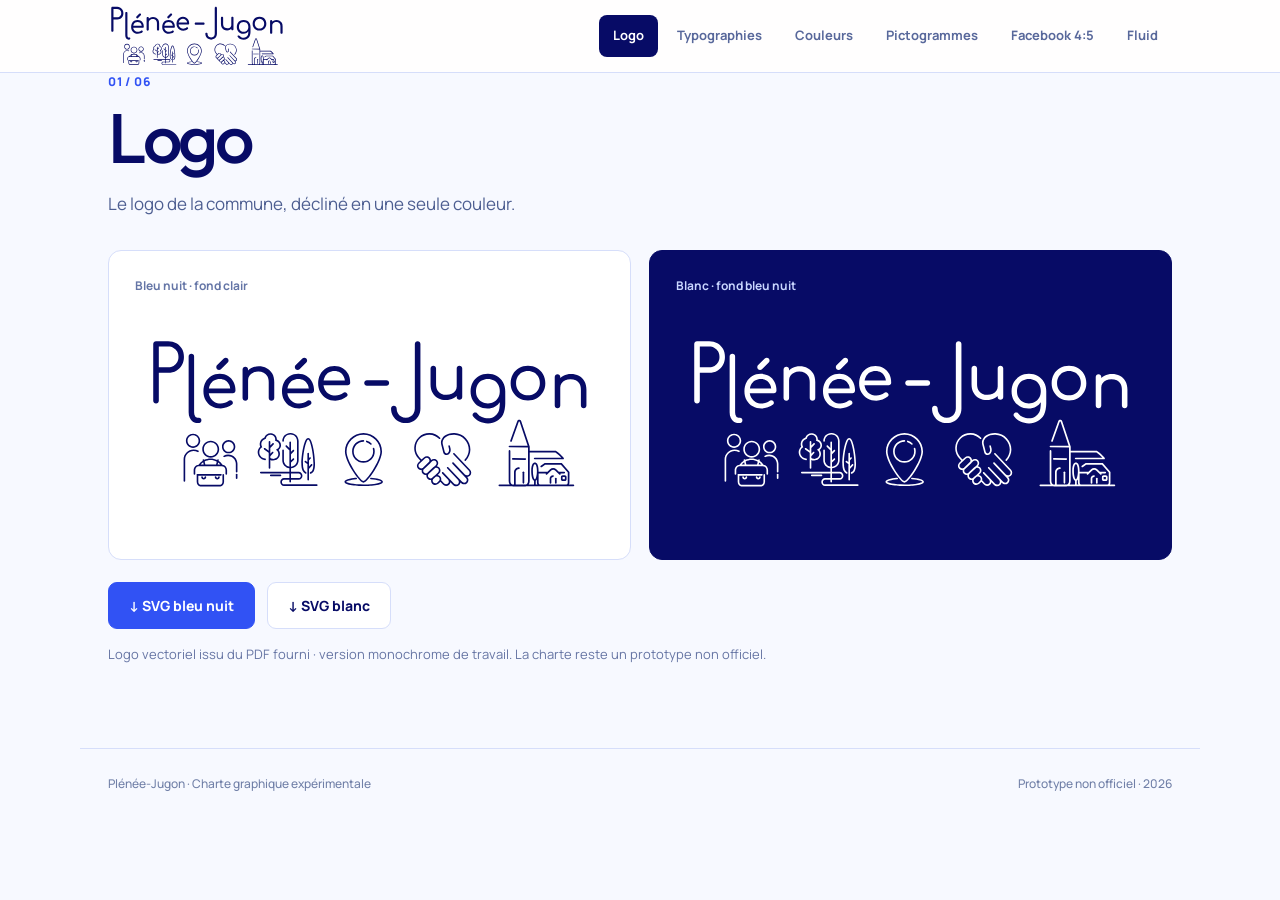
<file: index.html>
<!doctype html>
<html lang="fr">
<head>
<meta charset="utf-8">
<meta name="viewport" content="width=device-width, initial-scale=1">
<meta name="theme-color" content="#070B66">
<meta name="description" content="Charte graphique de Plénée-Jugon : logo, typographies, couleurs, 300 pictogrammes, publications Facebook et Fluid Lettering.">
<title>Plénée-Jugon · Charte graphique</title>
<link rel="preconnect" href="https://fonts.googleapis.com">
<link rel="preconnect" href="https://fonts.gstatic.com" crossorigin>
<link href="https://fonts.googleapis.com/css2?family=Manrope:wght@400;500;600;700;800&family=Outfit:wght@300;400;500;600;700&display=swap" rel="stylesheet">
<link rel="stylesheet" href="facebook-posts.css?v=4">
<link rel="stylesheet" href="pictogrammes.css?v=1">
<style>
:root{color-scheme:light;--ink:#070B66;--blue:#3152F4;--sky:#7C99F7;--pale:#E6ECFF;--paper:#F7F9FF;--line:#D6DEFA;--body:'Manrope',Arial,sans-serif;--display:'Outfit',Arial,sans-serif}
*{box-sizing:border-box}
html{font:16px/1.55 var(--body);scroll-behavior:smooth;background:var(--paper);color:var(--ink)}
body{margin:0;min-width:320px}
[hidden]{display:none!important}
button,input,textarea{font:inherit}
button{cursor:pointer}
a{color:inherit;text-decoration:none}
button:focus-visible,a:focus-visible,input:focus-visible,textarea:focus-visible,summary:focus-visible{outline:3px solid var(--blue);outline-offset:3px}
.header{position:sticky;top:0;background:#fffefefa;border-bottom:1px solid var(--line);z-index:20;backdrop-filter:blur(12px)}
.header-inner{max-width:1120px;margin:auto;padding:0 28px;min-height:72px;display:flex;align-items:center;justify-content:space-between;gap:30px}
.wordmark{font:600 22px/1 var(--display);letter-spacing:-.6px;white-space:nowrap;color:var(--ink)}
.wordmark span{color:var(--blue)}
.nav{display:flex;align-items:center;gap:5px;overflow-x:auto;scrollbar-width:thin}
.nav a{white-space:nowrap;font:700 13px/1.2 var(--body);padding:13px 14px;border-radius:8px;color:#58689B}
.nav a:hover{background:var(--pale);color:var(--ink)}
.nav a.active{background:var(--ink);color:#fff}
.wrap{max-width:1120px;padding:0 28px;margin:0 auto}
main{padding-top:62px;padding-bottom:75px;min-height:75vh}
.page-head{margin-bottom:32px;max-width:780px}
.kicker{font:800 12px var(--body);letter-spacing:.8px;text-transform:uppercase;color:var(--blue);margin:0 0 12px}
h1{font:500 clamp(40px,5.5vw,70px)/1.02 var(--display);letter-spacing:-.05em;margin:0 0 17px;color:var(--ink)}
.page-head p:not(.kicker){font-size:17px;color:#4D5E91;line-height:1.65;margin:0;max-width:720px}
h2,h3{font-family:var(--display)}
.primary{background:var(--blue);color:#fff;border:1px solid var(--blue)}
.primary:hover{background:#1939CE;border-color:#1939CE}
.btn{display:inline-flex;align-items:center;justify-content:center;gap:10px;padding:13px 20px;min-height:46px;border-radius:9px;font:750 14px var(--body);transition:background .15s,transform .15s}
.btn:hover{transform:translateY(-1px)}
.btn-secondary{background:white;color:var(--ink);border:1px solid var(--line)}
.btn-secondary:hover{background:var(--pale)}
.muted{font-size:13px;color:#6675A4;margin:15px 0 0}
.logo-grid{display:grid;grid-template-columns:1fr 1fr;gap:18px}
.logo-card{border-radius:13px;border:1px solid var(--line);background:#fff;padding:26px;min-height:310px;display:flex;flex-direction:column}
.logo-card.dark{background:var(--ink);border-color:var(--ink);color:#fff}
.card-label{font:700 12px var(--body);color:#6475A6;margin:0}
.logo-card.dark .card-label{color:#C9D6FF}
.logo-lockup{display:flex;gap:24px;align-items:center;justify-content:center;flex:1;padding:30px 4px}
.logo-lockup svg{width:108px;height:108px;flex:none}
.logo-lockup strong{font:600 clamp(35px,4.7vw,58px)/.86 var(--display);letter-spacing:-.055em}
.logo-lockup strong i{font-style:normal;color:var(--blue)}
.logo-card.dark .logo-lockup strong i{color:#94ACFF}
.logo-actions{display:flex;align-items:center;gap:12px;flex-wrap:wrap;margin-top:22px}
.font-grid{display:grid;grid-template-columns:1fr 1fr;gap:18px}
.font-card{background:white;border:1px solid var(--line);border-radius:13px;padding:30px;min-height:285px;display:flex;flex-direction:column;justify-content:space-between}
.font-card .role{font:750 12px var(--body);letter-spacing:.6px;text-transform:uppercase;color:var(--blue)}
.font-card .font-name{font:500 55px/1.1 var(--display);letter-spacing:-.04em;margin:13px 0}
.font-card .sample{font:400 34px/1.2 var(--display);letter-spacing:-.03em;margin:0}
.font-card.body-type .font-name{font-family:var(--body);font-weight:600;font-size:46px;letter-spacing:-.05em}
.font-card.body-type .sample{font:400 22px/1.48 var(--body);letter-spacing:0}
.font-card .micro{color:#6475A6;margin:16px 0 0;font-size:13px}
.color-grid{display:grid;grid-template-columns:repeat(3,minmax(0,1fr));gap:15px}
.swatch{background:white;border:1px solid var(--line);border-radius:12px;text-align:left;padding:12px;color:var(--ink);min-width:0}
.swatch:hover{border-color:var(--blue)}
.color-block{height:126px;border-radius:7px;margin-bottom:12px;border:1px solid #070B660D}
.swatch-info{display:flex;justify-content:space-between;gap:8px;align-items:baseline;flex-wrap:wrap}
.swatch-name{font:700 15px var(--body)}
.swatch-hex{font:650 13px var(--body);color:#5B6A9C}
.color-note{display:flex;align-items:center;gap:8px;color:#6879A8;font-size:13px;margin-top:18px}
.color-note::before{content:'◦';color:var(--blue);font-size:26px;line-height:10px}
.fluid-shell{border:1px solid var(--line);border-radius:13px;background:white;overflow:hidden}
.fluid-frame{border:0;display:block;width:100%;height:1030px;min-height:850px;background:white}
.fluid-top{display:flex;justify-content:space-between;align-items:center;flex-wrap:wrap;gap:14px;margin-bottom:20px}
.footer{border-top:1px solid var(--line);padding:26px 28px;max-width:1120px;margin:0 auto;font:500 12px var(--body);color:#7180A8;display:flex;justify-content:space-between;gap:12px;flex-wrap:wrap}
@media(max-width:800px){.header-inner{padding:14px 18px;display:block;min-height:0}.nav{margin-top:12px;padding-bottom:3px}.nav a{padding:11px 12px}.wrap{padding:0 18px}main{padding-top:38px}.logo-grid,.font-grid{grid-template-columns:1fr}.logo-card{min-height:255px}.color-grid{grid-template-columns:repeat(2,1fr)}.fluid-frame{min-height:850px}.logo-lockup strong{font-size:51px}}
@media(max-width:470px){h1{font-size:43px}.page-head p:not(.kicker){font-size:15px}.logo-lockup svg{width:80px;height:80px}.logo-lockup strong{font-size:37px}.font-card{min-height:230px}.font-card .font-name{font-size:46px}.swatch{padding:9px}.color-block{height:88px}.swatch-name{font-size:13px}.swatch-hex{font-size:12px}.footer{padding:24px 18px}}

/* Official supplied logo: exact vector letterforms and all five pictograms. */
.wordmark img{display:block;width:178px;height:auto;max-height:64px;object-fit:contain}
.logo-lockup{padding:26px 4px;min-width:0}
.logo-lockup img{width:min(100%,450px);height:auto;max-height:245px;object-fit:contain}
@media(max-width:800px){.wordmark img{width:152px}.logo-lockup img{max-width:420px}}
@media(max-width:470px){.wordmark img{width:140px}.logo-lockup{padding:15px 0}}

/* Navigation mobile : les six rubriques restent toutes visibles sans défilement. */
@media(max-width:950px){
 .header-inner{display:block;min-height:0;padding:12px 18px}
 .wordmark img{width:146px;max-width:100%;height:auto}
 .nav{display:grid;grid-template-columns:repeat(3,minmax(0,1fr));width:100%;gap:6px;overflow:visible;margin-top:12px;padding-bottom:0}
 .nav a{display:flex;align-items:center;justify-content:center;min-width:0;min-height:45px;padding:9px 5px;text-align:center;white-space:normal;font-size:12px;line-height:1.2;overflow-wrap:anywhere}
}
@media(max-width:375px){.nav a{font-size:11px}}
</style>
</head>
<body>
<header class="header"><div class="header-inner">
<a href="#section-2" class="wordmark" aria-label="Plénée-Jugon, revenir au logo"><img src="logo-plenee-jugon-monochrome-bleu-nuit.svg" alt="Plénée-Jugon" width="180" height="64"></a>
<nav class="nav" aria-label="Rubriques de la charte">
<a href="#section-2" data-view="section-2">Logo</a>
<a href="#section-4" data-view="section-4">Typographies</a>
<a href="#section-3" data-view="section-3">Couleurs</a>
<a href="#section-pictos" data-view="section-pictos">Pictogrammes</a>
<a href="#section-facebook" data-view="section-facebook">Facebook 4:5</a>
<a href="#section-16" data-view="section-16">Fluid</a>
</nav>
</div></header>
<main class="wrap" id="main">
<section id="section-2" aria-labelledby="heading-logo">
<div class="page-head"><p class="kicker">01 / 06</p><h1 id="heading-logo">Logo</h1><p>Le logo de la commune, décliné en une seule couleur.</p></div>
<div class="logo-grid">
  <div class="logo-card"><p class="card-label">Bleu nuit · fond clair</p>
    <div class="logo-lockup"><img src="logo-plenee-jugon-monochrome-bleu-nuit.svg" width="492" height="176" alt="Logo officiel Plénée-Jugon, avec ses cinq pictogrammes, en bleu nuit"></div>
  </div>
  <div class="logo-card dark"><p class="card-label">Blanc · fond bleu nuit</p>
    <div class="logo-lockup"><img src="logo-plenee-jugon-monochrome-blanc.svg" width="492" height="176" alt="Logo officiel Plénée-Jugon, avec ses cinq pictogrammes, en blanc"></div>
  </div>
</div>
<div class="logo-actions">
<a class="btn primary" href="logo-plenee-jugon-monochrome-bleu-nuit.svg" download="logo-plenee-jugon-monochrome-bleu-nuit.svg">↓ SVG bleu nuit</a>
<a class="btn btn-secondary" href="logo-plenee-jugon-monochrome-blanc.svg" download="logo-plenee-jugon-monochrome-blanc.svg">↓ SVG blanc</a>
</div>
<p class="muted">Logo vectoriel issu du PDF fourni · version monochrome de travail. La charte reste un prototype non officiel.</p>
</section>
<section id="section-4" aria-labelledby="heading-typo" hidden>
<div class="page-head"><p class="kicker">02 / 06</p><h1 id="heading-typo">Typographies</h1><p>Deux polices simples et lisibles, dans l’esprit géométrique et arrondi du rapport Nuuday.</p></div>
<div class="font-grid">
<div class="font-card"><div><span class="role">Titres · Regular / Medium</span><p class="font-name">Outfit</p><p class="sample">Plénée-Jugon<br>se réinvente.</p></div><p class="micro">Titres, chiffres et accroches.</p></div>
<div class="font-card body-type"><div><span class="role">Textes · Regular / Semibold</span><p class="font-name">Manrope</p><p class="sample">Des informations claires, pour tous les habitants.</p></div><p class="micro">Paragraphes, légendes et interfaces.</p></div>
</div>
<p class="muted">Outfit et Manrope sont des alternatives libres ; la police propriétaire Nuu Type n’est pas distribuée avec ce projet.</p>
</section>
<section id="section-3" aria-labelledby="heading-colors" hidden>
<div class="page-head"><p class="kicker">03 / 06</p><h1 id="heading-colors">Couleurs</h1><p>Six bleus, du plus profond au plus clair. Cliquez sur une couleur pour copier son code.</p></div>
<div class="color-grid" id="colorGrid"></div>
<p class="color-note" id="colorStatus" role="status" aria-live="polite">Palette adaptée de l’univers Nuuday, valeurs indicatives.</p>
</section>
<section id="section-pictos" aria-labelledby="heading-pictos" hidden>
<div class="page-head"><p class="kicker">04 / 06</p><h1 id="heading-pictos">Pictogrammes</h1><p>300 pictogrammes pour la vie communale : mairie, école, EHPAD, commerces, eau, agriculture et bien plus. Recherchez par mot-clé ou par tag.</p></div>
<div class="picto-tools">
  <div class="picto-search-wrap"><label for="pictoSearch">Rechercher un pictogramme ou un tag</label><input id="pictoSearch" type="search" placeholder="Ex. : école, bâtiment, santé, eau…" autocomplete="off" spellcheck="false"></div>
  <div class="picto-theme-wrap"><label for="pictoTheme">Thématique</label><select id="pictoTheme"><option value="">Toutes les thématiques</option></select></div>
  <button id="pictoClear" class="picto-reset" type="button" hidden>Effacer les filtres</button>
</div>
<div class="picto-meta"><span id="pictoCount" aria-live="polite">Chargement des pictogrammes…</span><span>Trait fin · bleu nuit</span></div>
<div id="pictoGrid" class="picto-grid"></div>
<p id="pictoEmpty" class="picto-empty" hidden>Aucun pictogramme trouvé. Essayez une autre recherche ou effacez les filtres.</p>
<button id="pictoMore" class="picto-more" type="button" hidden>Afficher plus</button>
<p class="picto-credit">Pictogrammes vectoriels issus de <a href="https://lucide.dev" target="_blank" rel="noopener">Lucide</a>, licence <a href="PICTOGRAMMES-LUCIDE-LICENSE.txt" target="_blank" rel="noopener">ISC</a>. Style harmonisé avec le logo : traits fins et arrondis. Cliquez sur une icône pour la copier ou télécharger son SVG.</p>
</section>
<section id="section-facebook" aria-labelledby="heading-fb" hidden>
  <div class="page-head">
    <p class="kicker">05 / 06</p>
    <h1 id="heading-fb">Publications Facebook</h1>
    <p>Deux maquettes prêtes à l’emploi, à partir d’une photo de Plénée-Jugon. Contenus fictifs non modifiables.</p>
  </div>
  <div class="fb-workbench">
    <div class="fb-editor">
      <p class="fb-section-label">Choisir une publication</p>
      <div class="fb-template-grid" role="group" aria-label="Choisir un modèle de publication">
        <button class="fb-template" data-fb-template="evenements" type="button" aria-pressed="true">
          <strong>Événements à venir</strong><small>8 événements fictifs · frise verticale</small>
        </button>
        <button class="fb-template" data-fb-template="pratique" type="button" aria-pressed="false">
          <strong>Info pratique</strong><small>3 mots-clés · 3 lignes</small>
        </button>
      </div>
      <div id="fbTemplateHelp" class="fb-template-help">8 événements fictifs, alternés autour d’une frise verticale sous la photo et le titre.</div>
      <p class="fb-static-note">Photo source : médiathèque et fontaine de Plénée-Jugon. Logo officiel monochrome en bas à droite. Les textes sont des exemples fictifs.</p>
    </div>
    <div class="fb-preview-box">
      <div class="fb-preview-bar">
        <span>Aperçu · Facebook 4:5</span>
        <span id="fbStatus" role="status" aria-live="polite"></span>
      </div>
      <div class="fb-canvas-frame">
        <canvas id="fbCanvas" width="1080" height="1350" role="img" aria-label="Aperçu d’une publication fictive de Plénée-Jugon"></canvas>
      </div>
      <div class="fb-actions">
        <button id="fbExport" class="fb-export" type="button">↓ Télécharger le PNG · 1080 × 1350</button>
      </div>
    </div>
  </div>
</section>
<section id="section-16" aria-labelledby="heading-fluid" hidden>
<div class="page-head"><p class="kicker">06 / 06</p><h1 id="heading-fluid">Générateur Fluid</h1><p>Créez un lettrage ou dessinez à main levée, puis exportez en SVG ou PNG.</p></div>
<div class="fluid-top"><span class="muted" style="margin:0">Éditeur intégré · Pacifico · courbes SVG</span><a class="btn btn-secondary" href="fluid-lettering.html" target="_blank" rel="noopener">Ouvrir en plein écran ↗</a></div>
<div class="fluid-shell"><iframe id="fluidFrame" class="fluid-frame" src="fluid-lettering.html?embed=1" title="Fluid Lettering, générateur de lettrage SVG" loading="lazy"></iframe></div>
</section>
</main>
<dialog id="pictoDialog" class="picto-dialog" aria-labelledby="pictoDialogName">
<div class="picto-dialog-inner">
  <div class="picto-dialog-head"><h2 id="pictoDialogName">Pictogramme</h2><button id="pictoClose" type="button" class="picto-close" aria-label="Fermer">×</button></div>
  <div id="pictoDialogIcon" class="picto-dialog-preview"></div>
  <div id="pictoDialogTags" class="picto-dialog-tags"></div>
  <div class="picto-dialog-actions"><button id="pictoCopy" type="button">Copier le SVG</button><button id="pictoDownload" type="button" class="picto-download">Télécharger SVG</button></div>
  <div id="pictoDialogStatus" class="picto-dialog-status" role="status" aria-live="polite"></div>
</div>
</dialog>
<footer class="footer"><span>Plénée-Jugon · Charte graphique expérimentale</span><span>Prototype non officiel · 2026</span></footer>
<script>
'use strict';
const views=['section-2','section-4','section-3','section-pictos','section-facebook','section-16'];
const legacy={'accueil':'section-2','section-1':'section-2','section-15':'section-16'};
function activateView(){
 let id=decodeURIComponent(location.hash.slice(1));id=legacy[id]||id;
 if(!views.includes(id))id='section-2';
 for(const view of views){document.getElementById(view).hidden=view!==id;}
 for(const link of document.querySelectorAll('[data-view]')){
   const active=link.dataset.view===id;
   link.classList.toggle('active',active);
   if(active)link.setAttribute('aria-current','page');else link.removeAttribute('aria-current');
 }
}
window.addEventListener('hashchange',()=>{activateView();window.scrollTo({top:0,behavior:'instant'});});
activateView();
const palette=[['Bleu nuit','#070B66'],['Bleu électrique','#3152F4'],['Bleu azur','#7C99F7'],['Bleu pastel','#C9D6FF'],['Bleu brume','#E6ECFF'],['Bleu givré','#F7F9FF']];
const grid=document.getElementById('colorGrid'),status=document.getElementById('colorStatus');
for(const [name,hex] of palette){
 const button=document.createElement('button');button.className='swatch';button.type='button';button.title='Copier '+hex;
 button.innerHTML='<div class="color-block" style="background:'+hex+'"></div><div class="swatch-info"><span class="swatch-name">'+name+'</span><span class="swatch-hex">'+hex+'</span></div>';
 button.addEventListener('click',async()=>{try{await navigator.clipboard.writeText(hex);status.textContent=hex+' copié';}catch(e){status.textContent='Code : '+hex;}});
 grid.append(button);
}
window.addEventListener('message',e=>{
 const frame=document.getElementById('fluidFrame');
 if(!frame||e.source!==frame.contentWindow||e.origin!==location.origin)return;
 if(e.data&&e.data.kind==='fluid-lettering:resize'&&Number.isFinite(e.data.height)&&e.data.height>400&&e.data.height<5500){frame.style.height=Math.ceil(e.data.height+8)+'px';}
});
</script>
<script src="pictogrammes-data.js?v=1"></script>
<script src="pictogrammes.js?v=1"></script>
<script src="facebook-fluid.js?v=3"></script>
<script src="facebook-evenements.js?v=5"></script>
<script src="facebook-posts.js?v=8"></script>
</body>
</html>
</file>
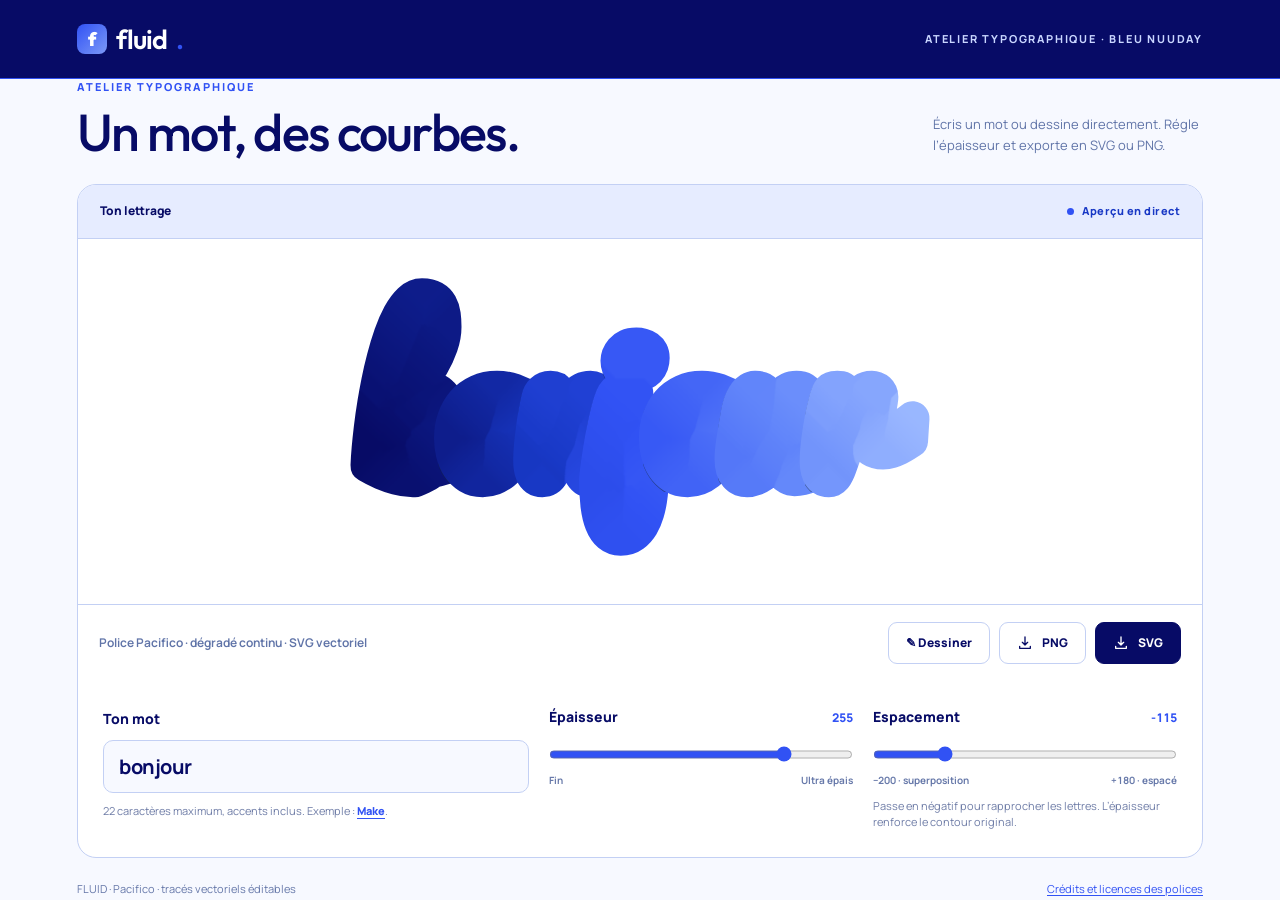
<file: fluid-lettering.html>
<!doctype html>
<html lang="fr">
<head>
<meta charset="UTF-8">
<meta name="viewport" content="width=device-width, initial-scale=1">
<meta name="theme-color" content="#070B66">
<meta name="description" content="Fluid Lettering : atelier de lettrage Pacifico, dégradé suivant le tracé et export SVG/PNG.">
<title>Fluid — Atelier de lettering</title>
<link rel="preconnect" href="https://fonts.googleapis.com">
<link rel="preconnect" href="https://fonts.gstatic.com" crossorigin>
<link href="https://fonts.googleapis.com/css2?family=Manrope:wght@400;500;600;700;800&family=Outfit:wght@300;400;500;600;700;800&display=swap" rel="stylesheet">
<link rel="stylesheet" href="signature-studio.css?v=2">
<style>
  :root { color-scheme:light; --ink:#070B66;--muted:#6074A8;--line:#C3D0F4;--paper:#F7F9FF;--purple:#3152F4; }
  * {box-sizing:border-box}
  html {font:16px/1.5 Manrope,ui-sans-serif,-apple-system,BlinkMacSystemFont,"Segoe UI",sans-serif;background:var(--paper);color:var(--ink)}
  body {margin:0;min-width:320px}
  button,input {font:inherit}
  button {cursor:pointer}
  button:focus-visible,input:focus-visible,select:focus-visible {outline:3px solid #7697FF;outline-offset:3px}
  .wrap {max-width:1180px;margin:0 auto;padding:0 27px}
  header {border-bottom:1px solid var(--line);background:#FFFFFFE8}
  .head {min-height:78px;display:flex;align-items:center;justify-content:space-between;gap:18px}
  .brand {font-weight:850;font-size:27px;letter-spacing:-1.9px;text-decoration:none;color:var(--ink);display:flex;align-items:center;gap:9px}
  .brand-mark {display:grid;place-items:center;width:30px;height:30px;border-radius:8px;font-size:19px;line-height:1;color:#fff;background:linear-gradient(145deg,#070B66,#3152F4,#94B0FF);font-weight:850}
  .head-note {font-size:11px;letter-spacing:1.8px;color:#6577A5;font-weight:750;text-transform:uppercase}
  main {padding-top:45px;padding-bottom:50px}
  .heading {display:flex;align-items:end;justify-content:space-between;gap:24px;margin-bottom:24px}
  .eyebrow {color:#3152F4;text-transform:uppercase;font-size:11px;letter-spacing:2px;font-weight:820}
  h1 {font-size:clamp(30px,4.5vw,52px);line-height:1.06;letter-spacing:-2.3px;margin:9px 0 0;font-weight:850}
  .subtitle {max-width:270px;font-size:13px;line-height:1.6;color:var(--muted);margin:0 0 4px}
  .card {border-radius:19px;background:#fff;border:1px solid var(--line);overflow:hidden}
  .canvas-top {height:54px;padding:0 22px;border-bottom:1px solid var(--line);display:flex;justify-content:space-between;gap:15px;align-items:center}
  .label-title {font-size:12px;font-weight:850}
  .live {font-size:11px;font-weight:780;color:#1838C5;letter-spacing:.5px;display:flex;align-items:center;gap:8px}
  .live::before {content:'';background:#3152F4;width:7px;height:7px;border-radius:50%}
  .stage {height:365px;display:flex;align-items:center;justify-content:flex-start;padding:28px 32px 36px;overflow-x:auto;overflow-y:hidden;scrollbar-width:thin;scrollbar-color:#A6B8ED #fafafa;overscroll-behavior-x:contain;background:#fff}
  #preview {flex:0 0 auto;margin-inline:auto;width:max-content;line-height:0}
  #preview svg {display:block;max-width:none;max-height:none;overflow:visible}
  .empty {color:#788AB8;font-size:16px;line-height:1.4}
  .text-link {border:0;background:transparent;color:#3152F4;padding:0;font:inherit;font-weight:850;text-decoration:underline;text-underline-offset:3px}
  .stage-bottom {border-top:1px solid var(--line);padding:17px 21px;display:flex;align-items:center;justify-content:space-between;gap:12px;flex-wrap:wrap}
  .hint {font-size:11px;color:var(--muted);font-weight:650}
  .actions {display:flex;gap:9px}
  .btn {border:1px solid #C3D0F4;background:#fff;color:#070B66;border-radius:9px;font-size:12px;font-weight:850;padding:11px 17px;display:inline-flex;align-items:center;gap:9px;min-height:41px}
  .btn.primary {border-color:#070B66;background:#070B66;color:#fff}
  .btn:hover {background:#E6ECFF}
  .btn.primary:hover {background:#1937B8}
  .btn:disabled {opacity:.45;cursor:not-allowed}
  .btn svg {width:16px;height:16px;stroke:currentColor;fill:none;stroke-width:2;stroke-linecap:round;stroke-linejoin:round}
  .editor {padding:25px 25px 26px;display:grid;grid-template-columns:minmax(185px,1.35fr) minmax(175px,1.1fr) minmax(145px,1fr) minmax(145px,1fr);gap:20px;align-items:start}
  .control {min-width:0}
  .control label,.control-head label {font-size:12px;font-weight:820}
  .control-head {display:flex;justify-content:space-between;gap:12px;align-items:baseline;margin-bottom:14px}
  output {font-size:12px;font-variant-numeric:tabular-nums;color:#3152F4;font-weight:850}
  input[type=text] {margin-top:10px;min-width:0;width:100%;border:1.5px solid #C3D0F4;border-radius:10px;height:53px;padding:0 15px;background:#F7F9FF;font-size:20px;font-weight:720;letter-spacing:-.5px;color:var(--ink)}
  input[type=text]:focus {border-color:#3152F4;background:#fff}
  select {margin-top:10px;min-width:0;width:100%;border:1.5px solid #C3D0F4;border-radius:10px;height:53px;padding:0 12px;background:#F7F9FF;color:var(--ink);font-size:14px;font-weight:740;cursor:pointer}
  select:focus {border-color:#3152F4;background:#fff}
  input[type=range] {width:100%;accent-color:#3152F4;cursor:pointer;margin:2px 0 7px;height:23px;touch-action:pan-y}
  .range-ends {display:flex;justify-content:space-between;color:#6678A9;font-size:10px;font-weight:680;font-variant-numeric:tabular-nums}
  .note {font-size:11px;color:#6F7DA7;margin:10px 0 0}
  .note strong {color:#070B66}
  .error {color:#BA2D58;font-size:12px;font-weight:700;min-height:18px;margin:0}
  .bottom-note {display:flex;align-items:center;justify-content:space-between;gap:14px;margin-top:23px;color:#6678A9;font-size:11px;flex-wrap:wrap}
  .bottom-note a {color:inherit;text-decoration:underline;text-underline-offset:2px}
  .toast {position:fixed;left:50%;bottom:24px;transform:translate(-50%,12px);opacity:0;pointer-events:none;background:#070B66;color:#fff;padding:12px 17px;border-radius:10px;font-size:12px;font-weight:750;transition:.17s;z-index:3;white-space:nowrap}
  .toast.show {transform:translate(-50%,0);opacity:1}
  @media(max-width:820px){.editor{grid-template-columns:1fr 1fr}.control.word{grid-column:1/-1}.heading{align-items:start;flex-direction:column;gap:10px}.subtitle{max-width:570px}.stage{height:320px}}
  @media(max-width:520px){.wrap{padding:0 16px}.head{min-height:64px}.brand{font-size:25px}.head-note{font-size:9px;letter-spacing:1px}main{padding-top:29px;padding-bottom:26px}h1{letter-spacing:-1.4px}.stage{height:235px;padding:14px 16px 20px}.editor{grid-template-columns:1fr;gap:21px;padding:21px 18px}.control.word{grid-column:auto}.canvas-top{padding:0 16px}.stage-bottom{padding:15px;gap:15px}.actions{width:100%}.btn{flex:1;justify-content:center}.hint{font-size:10px}.bottom-note{margin-top:17px}}

/* Adaptation bleu Nuuday 2025 : police Nuu Type non distribuée ;
   interface en Outfit (titres) et Manrope (texte). */
:root{--ink:#070B66;--muted:#6074A8;--line:#C3D0F4;--paper:#F7F9FF;--purple:#3152F4}
html,body{font-family:'Manrope',Arial,sans-serif}
header{background:#070B66;border-bottom-color:#3152F4}
.brand{color:#FFFFFF;font-family:'Outfit',Arial,sans-serif;font-weight:600;letter-spacing:-1.1px}
.brand-mark{background:linear-gradient(135deg,#3152F4,#7C99F7);color:#FFFFFF}
.head-note{color:#C9D6FF}
h1{font-family:'Outfit',Arial,sans-serif;font-weight:500;letter-spacing:-1.7px}
.eyebrow{color:#3152F4}
.card{border-color:#C3D0F4;background:#FFFFFF}
.canvas-top{background:#E6ECFF}
.stage{background:#FFFFFF}
.btn.primary{background:#070B66;border-color:#070B66;color:#FFFFFF}
.btn.primary:hover{background:#1937B8}
.btn:not(.primary):hover{background:#E6ECFF}
input[type=range]{accent-color:#3152F4}
input[type=text],select{background:#F7F9FF;border-color:#C3D0F4;color:#070B66}
input[type=text]:focus,select:focus{border-color:#3152F4}
.output,output{color:#3152F4}
.bottom-note a,.text-link{color:#3152F4}

/* Interface allégée : la police unique Pacifico n'a pas besoin de sélecteur visible. */
.font-control{display:none}
.editor{grid-template-columns:minmax(190px,1.4fr) minmax(170px,1fr) minmax(170px,1fr)}
.control label,.control-head label{font-size:14px}
.stage-bottom .hint{font-size:12px}
@media(max-width:820px){.editor{grid-template-columns:repeat(2,minmax(0,1fr))}.control.word{grid-column:1/-1}}
@media(max-width:520px){.editor{grid-template-columns:1fr}.control.word{grid-column:auto}}
/* Version embarquée dans la charte : pas de deuxième en-tête ni de titre dupliqué. */
.fluid-embedded header,.fluid-embedded .heading,.fluid-embedded .bottom-note{display:none!important}
.fluid-embedded .wrap{max-width:none;padding:0}
.fluid-embedded main{padding:0}
.fluid-embedded .card{border:0;border-radius:0}
.fluid-embedded .stage{height:310px}
.fluid-embedded .stage-bottom .hint{display:none}
@media(max-width:520px){.fluid-embedded .stage{height:235px}}
</style>
<script>if(new URLSearchParams(location.search).get("embed")==="1")document.documentElement.classList.add("fluid-embedded");</script>
</head>
<body>
<header><div class="wrap head"><div class="brand"><span class="brand-mark">f</span>fluid<span style="color:#3152F4">.</span></div><span class="head-note">Atelier typographique · bleu Nuuday</span></div></header>
<main class="wrap">
  <div class="heading"><div><div class="eyebrow">Atelier typographique</div><h1>Un mot, des courbes.</h1></div><p class="subtitle">Écris un mot ou dessine directement. Régle l’épaisseur et exporte en SVG ou PNG.</p></div>
  <section class="card" aria-label="Éditeur de lettering">
    <div class="canvas-top"><span class="label-title">Ton lettrage</span><span id="liveStatus" class="live" aria-live="polite">Aperçu en direct</span></div>
    <div class="stage" id="stage"><div id="preview" role="img" aria-label="Lettrage vectoriel"><span class="empty">Chargement du tracé…</span></div></div>
    <div class="stage-bottom"><span class="hint"><span id="fontHint">Police Pacifico · dégradé suivant les courbes · SVG vectoriel</span></span><div class="actions">
      <button id="openDrawing" class="btn" type="button" aria-haspopup="dialog" aria-controls="drawingDialog">✎ Dessiner</button>
      <button id="downloadPNG" class="btn" type="button"><svg viewBox="0 0 24 24" aria-hidden="true"><path d="M12 3v12m-4-4 4 4 4-4M4 17v3h16v-3"/></svg>PNG</button>
      <button id="downloadSVG" class="btn primary" type="button"><svg viewBox="0 0 24 24" aria-hidden="true"><path d="M12 3v12m-4-4 4 4 4-4M4 17v3h16v-3"/></svg>SVG</button>
    </div></div>
    <div class="editor">
      <div class="control word"><label for="word">Ton mot</label><input id="word" type="text" maxlength="22" autocomplete="off" spellcheck="false" value="bonjour" placeholder="Écris ici…"><p class="note">22 caractères maximum, accents inclus. Exemple : <button id="exampleMake" class="text-link" type="button">Make</button>.</p></div>
      <div class="control font-control"><label for="font">Police d’écriture</label><select id="font" aria-label="Police d’écriture">
          <option value="pacifico" selected>Pacifico</option>
        </select><p class="note">Une seule écriture disponible : Pacifico.</p></div>
      <div class="control"><div class="control-head"><label for="thickness">Épaisseur</label><output id="thicknessValue" for="thickness">255</output></div><input id="thickness" type="range" min="12" max="320" step="1" value="255"><div class="range-ends"><span>Fin</span><span>Ultra épais</span></div></div>
      <div class="control"><div class="control-head"><label for="spacing">Espacement</label><output id="spacingValue" for="spacing">-115</output></div><input id="spacing" type="range" min="-200" max="180" step="1" value="-115"><div class="range-ends"><span>−200 · superposition</span><span>+180 · espacé</span></div><p class="note">Passe en négatif pour rapprocher les lettres. L’épaisseur renforce le contour original.</p></div>
    </div>
  </section>
  <footer class="bottom-note"><span>FLUID · Pacifico · tracés vectoriels éditables</span><span><a href="FONT-LICENSES.md" target="_blank" rel="noopener">Crédits et licences des polices</a></span></footer>
</main>

<dialog id="drawingDialog" class="draw-dialog" aria-labelledby="drawingTitle" aria-describedby="drawingDescription">
  <div class="draw-shell">
    <div class="draw-header">
      <div>
        <span class="draw-kicker">Atelier de dessin vectoriel</span>
        <h2 id="drawingTitle">Écris à main levée.</h2>
        <p id="drawingDescription" class="draw-description">Dessine avec la souris, le doigt ou un stylet. Une ombre légère souligne les croisements, sans interrompre le dégradé.</p>
      </div>
      <button id="drawingClose" class="draw-cross" type="button" aria-label="Fermer la fenêtre de dessin">×</button>
    </div>
    <div class="draw-paper">
      <svg id="drawingPad" xmlns="http://www.w3.org/2000/svg" viewBox="0 0 800 350" preserveAspectRatio="none" role="application" aria-label="Zone de dessin à main levée">
        <defs>
          <linearGradient id="drawingGradient" gradientUnits="userSpaceOnUse" x1="0" y1="0" x2="800" y2="0">
            <stop offset="0%" stop-color="#070B66"/>
            <stop offset="25%" stop-color="#1838C5"/>
            <stop offset="50%" stop-color="#3152F4"/>
            <stop offset="75%" stop-color="#6387FA"/>
            <stop offset="100%" stop-color="#9AB7FF"/>
          </linearGradient>
          <mask id="drawingInkMask" maskUnits="userSpaceOnUse" maskContentUnits="userSpaceOnUse" x="0" y="0" width="800" height="350">
            <g id="drawingMaskPaths"></g>
          </mask>
        </defs>
        <rect id="drawingInkFill" width="800" height="350" fill="url(#drawingGradient)" mask="url(#drawingInkMask)" pointer-events="none"/>
        <g id="drawingFlowPaths" pointer-events="none"></g>
        <rect width="100%" height="100%" fill="transparent" pointer-events="all"/>
      </svg>
      <span id="drawingEmpty" class="draw-empty">Trace ton premier trait ici ✍</span>
    </div>
    <div class="draw-controls">
      <div class="draw-control">
        <div class="draw-control-header"><label for="drawingSmooth">Lisser</label><output id="drawingSmoothValue" for="drawingSmooth">120 %</output></div>
        <input id="drawingSmooth" type="range" min="0" max="400" step="1" value="120">
        <div class="draw-ends"><span>Brut · 0 %</span><span>Ultra-lisse · 400 %</span></div>
      </div>
      <div class="draw-control">
        <div class="draw-control-header"><label for="drawingWidth">Épaisseur du trait</label><output id="drawingWidthValue" for="drawingWidth">18 px</output></div>
        <input id="drawingWidth" type="range" min="1" max="90" step="1" value="18">
        <div class="draw-ends"><span>1 px · fin</span><span>90 px · épais</span></div>
      </div>
    </div>
    <p class="draw-tip">Pousse « Lisser » jusqu’à 400 % pour obtenir des courbes extrêmement fluides. Un lissage extrême peut arrondir les petites boucles. Les chemins centraux SVG restent modifiables et les superpositions sont fusionnées visuellement.</p>
    <div class="draw-footer">
      <div class="draw-button-group">
        <button id="drawingUndo" type="button" class="btn" disabled>↶ Annuler le trait</button>
        <button id="drawingErase" type="button" class="btn" disabled>Tout effacer</button>
      </div>
      <div class="draw-button-group">
        <button id="drawingSave" type="button" class="btn" disabled>Exporter SVG</button>
        <button id="drawingApply" type="button" class="btn primary" disabled>Utiliser ce dessin</button>
      </div>
    </div>
  </div>
</dialog>
<div id="toast" class="toast" role="status" aria-live="polite"></div>
<script>
'use strict';
const $=id=>document.getElementById(id);
const palettes={jello:['#070B66','#1838C5','#3152F4','#6387FA','#9AB7FF']};
const state={word:'bonjour',font:'pacifico',freehand:null,thickness:255,fusion:-115,slant:0,palette:'jello',transparent:true,seed:11};
let currentSvg='',svgDimensions={width:1000,height:600},lastGeneratedWord='bonjour',pendingFrame=0,toastTimer=0,renderRevision=0;
function escapeXML(s){return String(s).replace(/[<>&"']/g,c=>({'<':'&lt;','>':'&gt;','&':'&amp;','"':'&quot;',"'":'&apos;'}[c]));}
/* Font outline packs are loaded on first selection and cached. */

const VALID_FONTS=new Set(['pacifico']);
const fontCache=new Map();
function getFontData(fontId){
 if(!VALID_FONTS.has(fontId))return Promise.reject(new Error('Police inconnue'));
 if(!fontCache.has(fontId)){
  const loading=(async()=>{
   const response=await fetch('./font-packs/'+encodeURIComponent(fontId)+'.json?v=1');
   if(!response.ok)throw new Error('Chargement échoué : HTTP '+response.status);
   const pack=await response.json();
   if(!pack||typeof pack.z!=='string')throw new Error('Données de police incorrectes');
   if(typeof DecompressionStream==='undefined')throw new Error('Navigateur incompatible avec le format de police');
   const bytes=Uint8Array.from(atob(pack.z),c=>c.charCodeAt(0));
   const stream=new Blob([bytes]).stream().pipeThrough(new DecompressionStream('deflate'));
   const data=await new Response(stream).json();
   if(!data.u||!data.g)throw new Error('Tracés invalides');
   return {unitsPerEm:data.u,glyphs:data.g,kerning:data.k||{},ligatures:data.l||{}};
  })().catch(e=>{fontCache.delete(fontId);throw e;});
  fontCache.set(fontId,loading);
 }
 return fontCache.get(fontId);
}

/* Dégradé curviligne : trajectoire approximative calculée sur l'axe médian
   de chaque glyphe (les polices livrent des contours, pas des traits de plume).
   Le masque de la lettre reste un authentique tracé SVG vectoriel. */
const FLUID_FLOW=(()=>{
 const cache=new Map();
 const dx=[1,-1,0,0,1,-1,1,-1],dy=[0,0,1,-1,1,1,-1,-1];
 const clip=(n,a,b)=>Math.min(b,Math.max(a,n));
 const f=n=>Number(n.toFixed(2));
 function centerline(g,units){
  const cacheKey=units+'|'+g.key;
  if(cache.has(cacheKey))return cache.get(cacheKey);
  const b=g.bounds,scale=Math.min(.29*2048/units,245/Math.max(b.width,b.height,1));
  const pad=Math.ceil(245*units/2048*scale)+6;
  const w=Math.max(8,Math.ceil(b.width*scale)+2*pad);
  const h=Math.max(8,Math.ceil(b.height*scale)+2*pad);
  const canvas=document.createElement('canvas');canvas.width=w;canvas.height=h;
  const ctx=canvas.getContext('2d',{willReadFrequently:true});
  if(!ctx||typeof Path2D==='undefined')throw Error('Impossible de suivre le tracé');
  ctx.setTransform(scale,0,0,-scale,pad-b.x*scale,pad+(b.y+b.height)*scale);
  ctx.fillStyle='#fff';ctx.fill(new Path2D(g.d));
  const rgba=ctx.getImageData(0,0,w,h).data;
  const ink=new Uint8Array(w*h),original=[];
  for(let y=1;y<h-1;y++)for(let x=1;x<w-1;x++){
   const i=y*w+x; if(rgba[4*i+3]>110){ink[i]=1;original.push(i);}
  }
  // Amincissement de Zhang–Suen : le trait devient une ligne centrale.
  for(let iteration=0;iteration<85;iteration++){
   let changed=0;
   for(let phase=0;phase<2;phase++){
    const remove=[];
    for(const i of original){
     if(!ink[i])continue;
     const n=[ink[i-w],ink[i-w+1],ink[i+1],ink[i+w+1],
              ink[i+w],ink[i+w-1],ink[i-1],ink[i-w-1]];
     const count=n[0]+n[1]+n[2]+n[3]+n[4]+n[5]+n[6]+n[7];
     if(count<2||count>6)continue;
     let turns=0;for(let k=0;k<8;k++)if(!n[k]&&n[(k+1)%8])turns++;
     if(turns!==1)continue;
     if(phase===0?(n[0]&&n[2]&&n[4])||(n[2]&&n[4]&&n[6])
                 :(n[0]&&n[2]&&n[6])||(n[0]&&n[4]&&n[6]))continue;
     remove.push(i);
    }
    for(const i of remove)ink[i]=0;
    changed+=remove.length;
   }
   if(!changed)break;
  }
  const skeleton=original.filter(i=>ink[i]);
  const seen=new Uint8Array(w*h),queue=new Int32Array(w*h);
  const groups=[];
  // Décompose les points, boucles et lettres non attachées.
  for(const first of skeleton){
   if(seen[first])continue;
   seen[first]=1;queue[0]=first;let head=0,tail=1;
   const items=[];let start=first,minX=w,minY=h;
   while(head<tail){
    const i=queue[head++],y=(i/w)|0,x=i-y*w;
    items.push(i);
    if(x<minX||(x===minX&&y<minY)){minX=x;minY=y;start=i;}
    for(let d=0;d<8;d++){
     const xx=x+dx[d],yy=y+dy[d];if(xx<1||yy<1||xx>=w-1||yy>=h-1)continue;
     const j=yy*w+xx;if(ink[j]&&!seen[j]){seen[j]=1;queue[tail++]=j;}
    }
   }
   groups.push({items,start,minX});
  }
  groups.sort((a,b)=>a.minX-b.minX);
  const progress=new Float32Array(w*h),dist=new Int32Array(w*h);
  let length=0;
  for(const group of groups){
   for(const i of group.items)dist[i]=-1;
   queue[0]=group.start;let head=0,tail=1,max=0;dist[group.start]=0;
   while(head<tail){
    const i=queue[head++],y=(i/w)|0,x=i-y*w;
    max=Math.max(max,dist[i]);
    for(let d=0;d<8;d++){
     const xx=x+dx[d],yy=y+dy[d];if(xx<1||yy<1||xx>=w-1||yy>=h-1)continue;
     const j=yy*w+xx;if(ink[j]&&dist[j]<0){dist[j]=dist[i]+1;queue[tail++]=j;}
    }
   }
   for(const i of group.items)progress[i]=length+Math.max(0,dist[i]);
   length+=Math.max(max,2)+5;
  }
  // La même couleur est propagée perpendiculairement au trait.
  const marked=new Uint8Array(w*h);let head=0,tail=0;
  for(const i of skeleton){marked[i]=1;queue[tail++]=i;}
  while(head<tail){
   const i=queue[head++],y=(i/w)|0,x=i-y*w;
   for(let d=0;d<8;d++){
    const xx=x+dx[d],yy=y+dy[d];if(xx<0||yy<0||xx>=w||yy>=h)continue;
    const j=yy*w+xx;if(!marked[j]){
     marked[j]=1;progress[j]=progress[i];queue[tail++]=j;
    }
   }
  }
  if(!skeleton.length){
   length=w;for(let y=0;y<h;y++)for(let x=0;x<w;x++)progress[y*w+x]=x;
  }
  // Lisse les jonctions et les embranchements.
  for(let pass=0;pass<4;pass++){
   const next=new Float32Array(w*h);
   for(let y=0;y<h;y++)for(let x=0;x<w;x++){
    const i=y*w+x;let sum=progress[i]*4,n=4;
    if(x>0){sum+=progress[i-1];n++;}
    if(x<w-1){sum+=progress[i+1];n++;}
    if(y>0){sum+=progress[i-w];n++;}
    if(y<h-1){sum+=progress[i+w];n++;}
    next[i]=sum/n;
   }
   progress.set(next);
  }
  const result={w,h,pad,scale,progress,length:Math.max(1,length)};
  cache.set(cacheKey,result);
  return result;
 }
 function render(glyphs,colors,thickening,box,units){
  const flows=glyphs.map(g=>centerline(g,units));
  const full=flows.reduce((sum,g)=>sum+g.length,0);
  const rgb=colors.map(h=>[1,3,5].map(i=>parseInt(h.slice(i,i+2),16)));
  const lut=new Uint8Array(4096*3);
  for(let i=0;i<4096;i++){
   const q=i/4095*(rgb.length-1),j=Math.min(rgb.length-2,Math.floor(q)),t=q-j;
   for(let k=0;k<3;k++)lut[i*3+k]=Math.round(rgb[j][k]*(1-t)+rgb[j+1][k]*t);
  }
  let traveled=0;const defs=[],layers=[];
  // SourceAlpha only: a narrow, translucent shadow falls on earlier strokes
  // beneath the next letter; no shadow around the outside of the word.
  const offset=Math.max(1.2,thickening*.027);
  const blur=Math.max(1,thickening*.019);
  defs.push('<filter id="fluid-cross-shadow" x="-12%" y="-12%" width="124%" height="124%" color-interpolation-filters="sRGB"><feGaussianBlur in="SourceAlpha" stdDeviation="'+f(blur)+'" result="soft"/><feOffset in="soft" dx="'+f(offset*.4)+'" dy="'+f(offset)+'" result="shift"/><feFlood flood-color="#182c37" flood-opacity="0.50" result="shade"/><feComposite in="shade" in2="shift" operator="in"/></filter>');
  for(let n=0;n<glyphs.length;n++){
   const g=glyphs[n],flow=flows[n],data=new Uint8ClampedArray(flow.w*flow.h*4);
   for(let i=0;i<flow.progress.length;i++){
    const p=Math.round(clip((traveled+flow.progress[i])/Math.max(1,full),0,1)*4095)*3;
    data[i*4]=lut[p];data[i*4+1]=lut[p+1];data[i*4+2]=lut[p+2];data[i*4+3]=255;
   }
   const canvas=document.createElement('canvas');
   canvas.width=flow.w;canvas.height=flow.h;
   canvas.getContext('2d').putImageData(new ImageData(data,flow.w,flow.h),0,0);
   const mid='fluid-follow-mask-'+n;
   const shapeId='fluid-cross-shape-'+n;
   const bounds='x="'+f(box.left)+'" y="'+f(box.top)+'" width="'+f(box.width)+'" height="'+f(box.height)+'"';
   // Reuse vector silhouettes so the prior-ink mask stays small and precise.
   defs.push('<g id="'+shapeId+'" transform="scale(1,-1)"><g transform="translate('+f(g.x)+' 0)"><path d="'+g.d+'" fill="white" stroke="white" stroke-width="'+f(thickening)+'" stroke-linecap="round" stroke-linejoin="round" paint-order="stroke fill" fill-rule="nonzero"/></g></g>');
   defs.push('<mask id="'+mid+'" maskUnits="userSpaceOnUse" maskContentUnits="userSpaceOnUse" '+bounds+'><use href="#'+shapeId+'"/></mask>');
   if(n>0){
    const underneath='fluid-previous-ink-'+n;
    const uses=Array.from({length:n},(_,j)=>'<use href="#fluid-cross-shape-'+j+'"/>').join('');
    defs.push('<mask id="'+underneath+'" maskUnits="userSpaceOnUse" maskContentUnits="userSpaceOnUse" '+bounds+'>'+uses+'</mask>');
    // Draw only the shadow landing on already painted glyphs.
    layers.push('<g mask="url(#'+underneath+')"><use href="#'+shapeId+'" filter="url(#fluid-cross-shadow)"/></g>');
   }
   const x=g.x+g.bounds.x-flow.pad/flow.scale;
   const y=-(g.bounds.y+g.bounds.height)-flow.pad/flow.scale;
   layers.push('<image x="'+f(x)+'" y="'+f(y)+'" width="'+f(flow.w/flow.scale)+'" height="'+f(flow.h/flow.scale)+'" preserveAspectRatio="none" href="'+canvas.toDataURL('image/png')+'" mask="url(#'+mid+')"/>');
   traveled+=flow.length;
  }
  return {defs:defs.join(''),layers:layers.join('')};
 }
 return {render};
})();

function getHandwrittenSVG(font){
  const fontName=$('font').selectedOptions[0].textContent;
  const unitScale=font.unitsPerEm/2048;
  const word=state.word.trim().slice(0,22);
  if(!word)return '';
  const fmt=n=>Number(n).toFixed(2);

  const source=Array.from(word.normalize('NFC'));
  const glyphs=[];
  let cursor=0,previous='';
  for(let i=0;i<source.length;){
    let glyph=null,token=source[i],count=1;
    for(let n=Math.min(4,source.length-i);n>=2;n--){
      const key=source.slice(i,i+n).join('');
      if(font.ligatures[key]){glyph=font.ligatures[key];token=key;count=n;break;}
    }
    if(!glyph)glyph=font.glyphs[token]||font.glyphs['?'];
    if(!glyph){cursor+=font.unitsPerEm*.4;previous='';i++;continue;}
    const w=Array.isArray(glyph)?glyph[0]:glyph.w;
    const d=Array.isArray(glyph)?glyph[1]:glyph.d;
    if(previous&&font.kerning[previous+token])cursor+=font.kerning[previous+token];
    if(d)glyphs.push({d:d,x:cursor,key:state.font+':'+token});
    cursor+=w+state.fusion*unitScale;
    previous=token;
    i+=count;
  }
  if(!glyphs.length)return '';
  const NS='http://www.w3.org/2000/svg';
  const measure=document.createElementNS(NS,'svg');
  measure.style.cssText='position:absolute;left:-99999px;top:-99999px;width:1px;height:1px;opacity:0;pointer-events:none';
  document.body.appendChild(measure);
  let minX=Infinity,maxX=-Infinity,minY=Infinity,maxY=-Infinity;
  try{
    for(const glyph of glyphs){
      const path=document.createElementNS(NS,'path');
      path.setAttribute('d',glyph.d);
      measure.appendChild(path);
      const bounds=path.getBBox();
      glyph.bounds={x:bounds.x,y:bounds.y,width:bounds.width,height:bounds.height};
      minX=Math.min(minX,bounds.x+glyph.x);
      maxX=Math.max(maxX,bounds.x+bounds.width+glyph.x);
      minY=Math.min(minY,bounds.y);
      maxY=Math.max(maxY,bounds.y+bounds.height);
    }
  }finally{measure.remove();}
  if(!Number.isFinite(minX)||!Number.isFinite(maxX))return '';
  const thickening=Math.max(0,(state.thickness-12)*1.45)*unitScale;
  const padding=Math.max(65*unitScale,thickening/2+65*unitScale);
  const left=minX-padding,top=-maxY-padding;
  const width=Math.max(180*unitScale,maxX-minX+2*padding),height=Math.max(200*unitScale,maxY-minY+2*padding);
  svgDimensions={width:Math.ceil(width),height:Math.ceil(height)};
  const colors=palettes[state.palette];
  const span=Math.max(1,maxX-minX);
  const stops=colors.map((color,i)=>`<stop offset="${fmt(100*i/(colors.length-1))}%" stop-color="${color}"/>`).join('');
  // Le dégradé suit désormais la distance parcourue le long de la
  // ligne centrale de chaque caractère, pas la coordonnée X du mot.
  try{
    const ink=FLUID_FLOW.render(glyphs,colors,thickening,{left,top,width,height},font.unitsPerEm);
    return '<svg xmlns="'+NS+'" width="'+Math.ceil(width)+'" height="'+Math.ceil(height)+'" viewBox="'+fmt(left)+' '+fmt(top)+' '+fmt(width)+' '+fmt(height)+'" role="img" aria-label="'+escapeXML(word)+' en '+escapeXML(fontName)+'"><title>'+escapeXML(word)+' — '+escapeXML(fontName)+'</title><desc>Dégradé de couleur suivant le parcours incurvé de chaque trait.</desc><defs>'+ink.defs+'</defs>'+ink.layers+'</svg>';
  }catch(error){
    console.warn('Mode courbe indisponible : retour au dégradé linéaire',error);
    const ink=glyphs.map(g=>'<g transform="translate('+fmt(g.x)+' 0)"><path d="'+g.d+'" fill="white" stroke="white" stroke-width="'+fmt(thickening)+'" stroke-linecap="round" stroke-linejoin="round" paint-order="stroke fill"/></g>').join('');
    return '<svg xmlns="'+NS+'" width="'+Math.ceil(width)+'" height="'+Math.ceil(height)+'" viewBox="'+fmt(left)+' '+fmt(top)+' '+fmt(width)+' '+fmt(height)+'"><defs><linearGradient id="fluid-fallback" gradientUnits="userSpaceOnUse" x1="'+fmt(minX)+'" x2="'+fmt(maxX)+'">'+stops+'</linearGradient><mask id="fluid-ink"><g transform="scale(1,-1)">'+ink+'</g></mask></defs><rect x="'+fmt(left)+'" y="'+fmt(top)+'" width="'+fmt(width)+'" height="'+fmt(height)+'" fill="url(#fluid-fallback)" mask="url(#fluid-ink)"/></svg>';
  }
}

function maintainLetterProportions(){
 const svg=$('preview').querySelector('svg');if(!svg)return;
 const vb=svg.viewBox.baseVal;if(!vb||!vb.width||!vb.height)return;
 const targetHeight=matchMedia('(max-width:520px)').matches?188:290;
 const displayWidth=Math.max(1,Math.ceil(targetHeight*vb.width/vb.height));
 svg.style.height=targetHeight+'px';svg.style.width=displayWidth+'px';
 $('preview').style.width=displayWidth+'px';
}

async function render(revision){
 const word=state.word.trim(),fontId=state.font,isFreehand=Boolean(state.freehand);
 lastGeneratedWord=isFreehand?'dessin-main-levee':word;
 currentSvg='';
 $('downloadSVG').disabled=true;$('downloadPNG').disabled=true;
 $('fontHint').textContent=isFreehand?'Dessin à main levée · tracés monolignes · masque de fusion SVG':'Police '+$('font').selectedOptions[0].textContent+' · dégradé continu · SVG vectoriel';
 $('liveStatus').textContent=isFreehand?'Aperçu en direct':word?'Chargement…':'Aperçu en direct';
 $('liveStatus').style.color='#1838C5';
 if(isFreehand){
   currentSvg=state.freehand.svg;
   svgDimensions={width:state.freehand.width,height:state.freehand.height};
   $('preview').innerHTML=currentSvg;
   maintainLetterProportions();
   $('downloadSVG').disabled=false;
   $('downloadPNG').disabled=false;
 }else if(!word){
   $('preview').style.width='auto';
   $('preview').innerHTML='<span class="empty">Écris un mot pour commencer</span>';
 }else{
   try{
     const font=await getFontData(fontId);
     if(revision!==renderRevision)return;
     const svg=getHandwrittenSVG(font);
     if(!svg)throw new Error('Aucun tracé disponible pour ce texte.');
     currentSvg=svg;
     $('preview').innerHTML=svg;
     maintainLetterProportions();
     $('downloadSVG').disabled=false;$('downloadPNG').disabled=false;
     $('liveStatus').textContent='Aperçu en direct';
   }catch(e){
     if(revision!==renderRevision)return;
     console.error(e);
     $('preview').style.width='auto';
     $('preview').innerHTML='<span class="empty">Police indisponible. Choisis-en une autre.</span>';
     $('liveStatus').textContent='Erreur de rendu';
     $('liveStatus').style.color='#BA2D58';
   }
 }
 if(revision!==renderRevision)return;
 $('preview').setAttribute('aria-label',isFreehand?'Dessin SVG à main levée':word?'Lettrage du mot '+word:'Aucun mot');
 try{
   const url=new URL(location.href);
   if(word)url.searchParams.set('mot',word);else url.searchParams.delete('mot');
   if(fontId==='pacifico')url.searchParams.delete('police');else url.searchParams.set('police',fontId);
   history.replaceState(null,'',url.toString());
 }catch(e){}
}
function requestRender(){
 ++renderRevision;
 if(pendingFrame)return;
 pendingFrame=requestAnimationFrame(()=>{pendingFrame=0;render(renderRevision);});
}
function toast(msg){const el=$('toast');el.textContent=msg;el.classList.add('show');clearTimeout(toastTimer);toastTimer=setTimeout(()=>el.classList.remove('show'),2200);}
function download(blob,name){const url=URL.createObjectURL(blob),a=document.createElement('a');a.href=url;a.download=name;document.body.appendChild(a);a.click();a.remove();setTimeout(()=>URL.revokeObjectURL(url),1000);}
function exportName(){return (lastGeneratedWord||'lettering').normalize('NFD').replace(/[\u0300-\u036f]/g,'').replace(/[^a-zA-Z0-9_-]/g,'-').replace(/-+/g,'-').toLowerCase();}
$('word').addEventListener('input',e=>{state.freehand=null;state.word=e.target.value.slice(0,22);requestRender();});
$('exampleMake').addEventListener('click',()=>{
 state.freehand=null;
 state.word='Make';$('word').value='Make';
 state.font='pacifico';$('font').value='pacifico';
 state.thickness=255;$('thickness').value='255';$('thicknessValue').textContent='255';
 state.fusion=-115;$('spacing').value='-115';$('spacingValue').textContent='-115';
 requestRender();
});
$('font').addEventListener('change',e=>{if(VALID_FONTS.has(e.target.value)){state.freehand=null;state.font=e.target.value;requestRender();}});
$('thickness').addEventListener('input',e=>{state.freehand=null;state.thickness=Number(e.target.value);$('thicknessValue').textContent=state.thickness;requestRender();});
$('spacing').addEventListener('input',e=>{state.freehand=null;state.fusion=Number(e.target.value);$('spacingValue').textContent=(state.fusion>0?'+':'')+state.fusion;requestRender();});
$('downloadSVG').addEventListener('click',()=>{if(!currentSvg)return;download(new Blob([currentSvg],{type:'image/svg+xml;charset=utf-8'}),exportName()+'-fluid.svg');toast('SVG vectoriel exporté');});
$('downloadPNG').addEventListener('click',()=>{if(!currentSvg)return;const img=new Image(),src=URL.createObjectURL(new Blob([currentSvg],{type:'image/svg+xml;charset=utf-8'}));img.onload=()=>{const factor=Math.min(3,Math.max(1,4096/svgDimensions.width));const canvas=document.createElement('canvas');canvas.width=Math.max(1,Math.round(svgDimensions.width*factor));canvas.height=Math.max(1,Math.round(svgDimensions.height*factor));canvas.getContext('2d').drawImage(img,0,0,canvas.width,canvas.height);canvas.toBlob(blob=>{if(blob)download(blob,exportName()+'-fluid.png');URL.revokeObjectURL(src);toast(blob?'PNG exporté':'Impossible de créer le PNG')},'image/png');};img.onerror=()=>{URL.revokeObjectURL(src);toast('Impossible de créer le PNG');};img.src=src;});
document.addEventListener('fluid:apply-drawing',event=>{
 const data=event.detail;
 if(!data||typeof data.svg!=='string'||!Number.isFinite(data.width)||!Number.isFinite(data.height))return;
 state.freehand={svg:data.svg,width:data.width,height:data.height};
 requestRender();
 toast('Dessin SVG ajouté à l’aperçu');
});
const wordFromUrl=new URLSearchParams(location.search).get('mot')||new URLSearchParams(location.search).get('word');
if(wordFromUrl){state.word=wordFromUrl.slice(0,22);$('word').value=state.word;}
const fontFromUrl=new URLSearchParams(location.search).get('police');
if(VALID_FONTS.has(fontFromUrl)){state.font=fontFromUrl;$('font').value=fontFromUrl;}
requestRender();window.addEventListener('resize',maintainLetterProportions);
</script>
<script src="signature-studio.js?v=3"></script>

<script>
/* Keep the embedded Fluid Lettering canvas naturally sized inside the brand guide. */
(()=>{
 if(window.parent===window)return;
 let last=0;
 const measure=()=>{
   const height=Math.ceil(document.body.getBoundingClientRect().height);
   if(height<=0||Math.abs(height-last)<3)return;
   last=height;
   window.parent.postMessage({kind:'fluid-lettering:resize',height},window.location.origin==='null'?'*':window.location.origin);
 };
 window.addEventListener('load',measure);
 window.addEventListener('resize',measure);
 if('ResizeObserver' in window)new ResizeObserver(measure).observe(document.body);
 requestAnimationFrame(measure);
})();
</script>
</body>
</html>
</file>
<file: facebook-posts.css>
/* Publications Facebook · deux modèles fixes, sans formulaire. */
.fb-workbench{display:grid;grid-template-columns:minmax(250px,.82fr) minmax(340px,1fr);gap:26px;align-items:start}
.fb-editor,.fb-preview-box{min-width:0}
.fb-editor{background:white;border:1px solid var(--line);border-radius:13px;padding:25px}
.fb-section-label{font:750 14px var(--body);color:var(--ink);margin:0 0 17px}
.fb-template-grid{display:grid;grid-template-columns:1fr;gap:12px}
.fb-template{min-height:105px;border:1px solid var(--line);border-radius:10px;background:var(--paper);padding:19px;text-align:left;display:flex;flex-direction:column;align-items:flex-start;justify-content:center;gap:8px;color:var(--ink);cursor:pointer;transition:background .15s,border-color .15s}
.fb-template:hover{border-color:var(--sky)}
.fb-template[aria-pressed="true"]{border:2px solid var(--blue);padding:18px;background:var(--pale)}
.fb-template strong{font:650 20px/1.15 var(--display)}
.fb-template small{font:500 13px/1.45 var(--body);color:#5266A0}
.fb-template-help{margin-top:25px;padding:17px;background:#E6ECFF;border-radius:9px;font:600 14px/1.6 var(--body);color:var(--ink)}
.fb-static-note{font:500 12px/1.7 var(--body);color:#6173A1;margin:16px 0 0}
.fb-preview-box{position:sticky;top:96px}
.fb-preview-bar{display:flex;justify-content:space-between;align-items:baseline;flex-wrap:wrap;gap:9px;margin:0 0 12px;font:700 13px var(--body);color:#50649D}
#fbStatus{font:500 12px var(--body);color:#6475A6}
.fb-canvas-frame{border:1px solid var(--line);border-radius:13px;background:#FFFFFF;padding:13px;display:grid;place-items:center}
#fbCanvas{display:block;width:min(100%,455px);height:auto;aspect-ratio:4/5;background:white;border-radius:2px}
.fb-actions{margin-top:14px;display:flex}
.fb-actions button{width:100%;min-height:52px;padding:13px 20px;border:1px solid var(--blue);border-radius:9px;background:var(--blue);color:#FFFFFF;font:750 14px var(--body);cursor:pointer}
.fb-actions button:hover{background:#1939CE}
@media(max-width:850px){.fb-workbench{grid-template-columns:1fr;gap:18px}.fb-editor{padding:20px}.fb-preview-box{position:static}.fb-template-grid{grid-template-columns:repeat(2,minmax(0,1fr))}.fb-template{min-height:105px}}
@media(max-width:480px){.fb-template-grid{grid-template-columns:1fr}.fb-template{min-height:84px;padding:15px}.fb-template[aria-pressed="true"]{padding:14px}.fb-canvas-frame{padding:9px}.fb-editor{padding:18px}}
</file>
<file: pictogrammes.css>
/* Pictogrammes municipaux : trait fin arrondi, palette bleu nuit. */
.picto-tools{display:flex;gap:12px;flex-wrap:wrap;align-items:end;margin:0 0 20px}
.picto-search-wrap{flex:2 1 320px;min-width:0}
.picto-theme-wrap{flex:1 1 180px;min-width:0}
.picto-tools label{display:block;font:700 13px/1.4 var(--body);color:var(--ink);margin:0 0 7px}
.picto-tools input,.picto-tools select{width:100%;min-height:49px;border:1px solid var(--line);background:#fff;color:var(--ink);border-radius:9px;padding:11px 14px;font:550 14px var(--body)}
.picto-tools input:focus,.picto-tools select:focus{border-color:var(--blue);outline:2px solid #3152F428}
.picto-reset{background:var(--pale);color:var(--ink);border:1px solid var(--line);border-radius:9px;padding:12px 16px;min-height:49px;font:700 13px var(--body)}
.picto-meta{display:flex;align-items:center;justify-content:space-between;gap:14px;margin:0 0 18px;color:#5B6A9C;font:650 13px var(--body)}
.picto-grid{display:grid;grid-template-columns:repeat(6,minmax(0,1fr));gap:11px}
.picto-card{min-width:0;background:white;border:1px solid var(--line);border-radius:12px;padding:14px 10px 12px;display:flex;flex-direction:column;gap:12px;transition:border-color .14s,background .14s}
.picto-card:hover{border-color:var(--sky);background:#FBFCFF}
.picto-select{background:transparent;border:0;color:var(--ink);display:flex;flex-direction:column;align-items:center;justify-content:start;gap:14px;width:100%;padding:5px 2px;cursor:pointer;text-align:center}
.picto-select svg{width:62px;height:62px;display:block;flex-shrink:0;transition:transform .16s}
.picto-select:hover svg{transform:scale(1.07)}
.picto-name{font:650 12px/1.35 var(--body);min-height:32px;display:grid;place-items:center;color:var(--ink);overflow-wrap:anywhere}
.picto-tags{display:flex;flex-wrap:wrap;justify-content:center;gap:4px}
.picto-tag{font:600 10px/1.3 var(--body);padding:4px 6px;color:#3252AD;background:#EEF2FF;border:0;border-radius:5px;max-width:100%;overflow-wrap:anywhere;cursor:pointer}
.picto-tag:hover{background:#D6E1FF;color:var(--ink)}
.picto-more{display:block;margin:24px auto 6px;background:var(--ink);color:white;border:0;border-radius:9px;padding:13px 24px;font:700 14px var(--body)}
.picto-more:hover{background:#243AAA}
.picto-empty{padding:45px 20px;border:1px dashed var(--line);border-radius:12px;text-align:center;color:#5A6CA0;font-size:14px}
.picto-credit{font:500 12px/1.7 var(--body);color:#6475A6;margin:20px 0 0}
.picto-credit a{text-decoration:underline;text-underline-offset:3px;color:var(--blue)}
.picto-dialog{border:1px solid var(--line);border-radius:16px;box-shadow:0 25px 80px #070B6630;background:#fff;color:var(--ink);padding:0;max-width:min(440px,calc(100vw - 26px));width:100%}
.picto-dialog::backdrop{background:#070B6680}
.picto-dialog-inner{padding:26px;display:grid;gap:15px}
.picto-dialog-head{display:flex;justify-content:space-between;align-items:start;gap:15px}
.picto-dialog h2{font:550 26px/1.1 var(--display);letter-spacing:-.03em;margin:0}
.picto-close{background:var(--pale);border:0;border-radius:8px;color:var(--ink);width:39px;height:39px;font:500 24px var(--display)}
.picto-dialog-preview{min-height:180px;background:#F7F9FF;border-radius:11px;display:grid;place-items:center;padding:26px;color:var(--ink)}
.picto-dialog-preview svg{height:150px;width:150px;display:block}
.picto-dialog-tags{display:flex;flex-wrap:wrap;gap:7px}
.picto-dialog-tags span{background:#E6ECFF;color:#2A46A0;padding:7px 11px;border-radius:5px;font-size:12px}
.picto-dialog-actions{display:flex;gap:9px}
.picto-dialog-actions button{flex:1;padding:13px 10px;border-radius:8px;border:1px solid var(--ink);font:700 13px var(--body);background:white;color:var(--ink)}
.picto-dialog-actions .picto-download{background:var(--blue);color:white;border-color:var(--blue)}
.picto-dialog-status{font:500 12px var(--body);color:#4764B3;min-height:18px}
@media(max-width:1120px){.picto-grid{grid-template-columns:repeat(5,minmax(0,1fr))}}
@media(max-width:890px){.picto-grid{grid-template-columns:repeat(4,minmax(0,1fr))}}
@media(max-width:700px){.picto-grid{grid-template-columns:repeat(3,minmax(0,1fr))}.picto-select svg{width:54px;height:54px}}
@media(max-width:480px){.picto-grid{grid-template-columns:repeat(2,minmax(0,1fr));gap:9px}.picto-card{padding:12px 8px}.picto-tools{gap:9px}.picto-search-wrap,.picto-theme-wrap{flex-basis:100%}.picto-dialog-inner{padding:19px}}
</file>
<file: signature-studio.css>
/* Fenêtre de dessin libre — Fluid Lettering */
.draw-dialog {
  box-sizing:border-box;
  width:min(980px,calc(100vw - 30px));
  max-width:none;
  max-height:calc(100dvh - 30px);
  padding:0;
  border:1px solid #C3D0F4;
  border-radius:19px;
  background:#fff;
  color:var(--ink);
  box-shadow:0 24px 90px #070B6635;
  overflow-y:auto;
}
.draw-dialog::backdrop { background:rgba(18,29,25,.57);backdrop-filter:blur(4px); }
.draw-shell { padding:25px; }
.draw-header { display:flex;align-items:flex-start;justify-content:space-between;gap:20px;margin-bottom:18px; }
.draw-kicker {display:block;color:#3152F4;font-size:11px;letter-spacing:1.7px;text-transform:uppercase;font-weight:850;}
.draw-header h2 {font-size:clamp(21px,3.6vw,29px);letter-spacing:-1px;line-height:1.15;margin:5px 0 7px;}
.draw-description {color:var(--muted);font-size:12px;line-height:1.6;margin:0;max-width:690px;}
.draw-cross { flex:0 0 auto;border:1px solid var(--line);color:var(--ink);background:#fff;border-radius:9px;width:39px;height:39px;font-size:23px;display:grid;place-items:center;line-height:1; }
.draw-cross:hover {background:#E6ECFF;}
.draw-paper { position:relative;overflow:hidden;border:1.5px solid #C3D0F4;border-radius:13px;background-color:white;background-image:linear-gradient(#E6ECFF 1px, transparent 1px),linear-gradient(90deg,#E6ECFF 1px, transparent 1px);background-size:26px 26px; }
#drawingPad { display:block;width:100%;height:340px;user-select:none;-webkit-user-select:none;touch-action:none;cursor:crosshair; }
.draw-empty {position:absolute;inset:0;display:flex;align-items:center;justify-content:center;text-align:center;padding:24px;pointer-events:none;color:#7B8DBB;font-size:15px;font-weight:650;}
.draw-empty[hidden] {display:none;}
.draw-controls {display:grid;grid-template-columns:1fr 1fr;gap:30px;padding:22px 2px 15px;}
.draw-control {min-width:0;}
.draw-control-header {display:flex;align-items:center;justify-content:space-between;gap:12px;margin-bottom:9px;}
.draw-control label {font-size:12px;font-weight:820;}
.draw-control input[type=range] {margin:3px 0;accent-color:#3152F4;width:100%;}
.draw-ends {display:flex;justify-content:space-between;font-size:10px;color:#7083B3;margin-top:2px;}
.draw-tip {margin:3px 0 17px;color:#6277A7;font-size:11px;line-height:1.5;}
.draw-footer {display:flex;justify-content:space-between;align-items:center;flex-wrap:wrap;gap:12px;border-top:1px solid var(--line);padding-top:18px;}
.draw-footer .btn {justify-content:center;}
.draw-button-group {display:flex;align-items:center;flex-wrap:wrap;gap:8px;}
@media(max-width:600px) {
  .draw-dialog { width:calc(100vw - 18px);max-height:calc(100dvh - 18px);border-radius:14px; }
  .draw-shell {padding:16px;}
  .draw-header {margin-bottom:13px;}
  .draw-header h2 {font-size:23px;}
  #drawingPad {height:265px;}
  .draw-controls {grid-template-columns:1fr;gap:16px;padding:18px 2px 12px;}
  .draw-footer {gap:15px;}
  .draw-button-group {width:100%;}
  .draw-button-group .btn {flex:1;}
}
/* Palette bleu Nuuday adaptée à l'atelier de dessin. */
.draw-dialog{border-color:#C3D0F4;background:#FFFFFF;color:#070B66;font-family:'Manrope',Arial,sans-serif}
.draw-header h2{font-family:'Outfit',Arial,sans-serif;font-weight:500;letter-spacing:-.045em}
.draw-kicker{color:#3152F4}
.draw-control input[type=range]{accent-color:#3152F4}
.draw-cross{color:#070B66}
.draw-paper{border-color:#C3D0F4}
</file>
